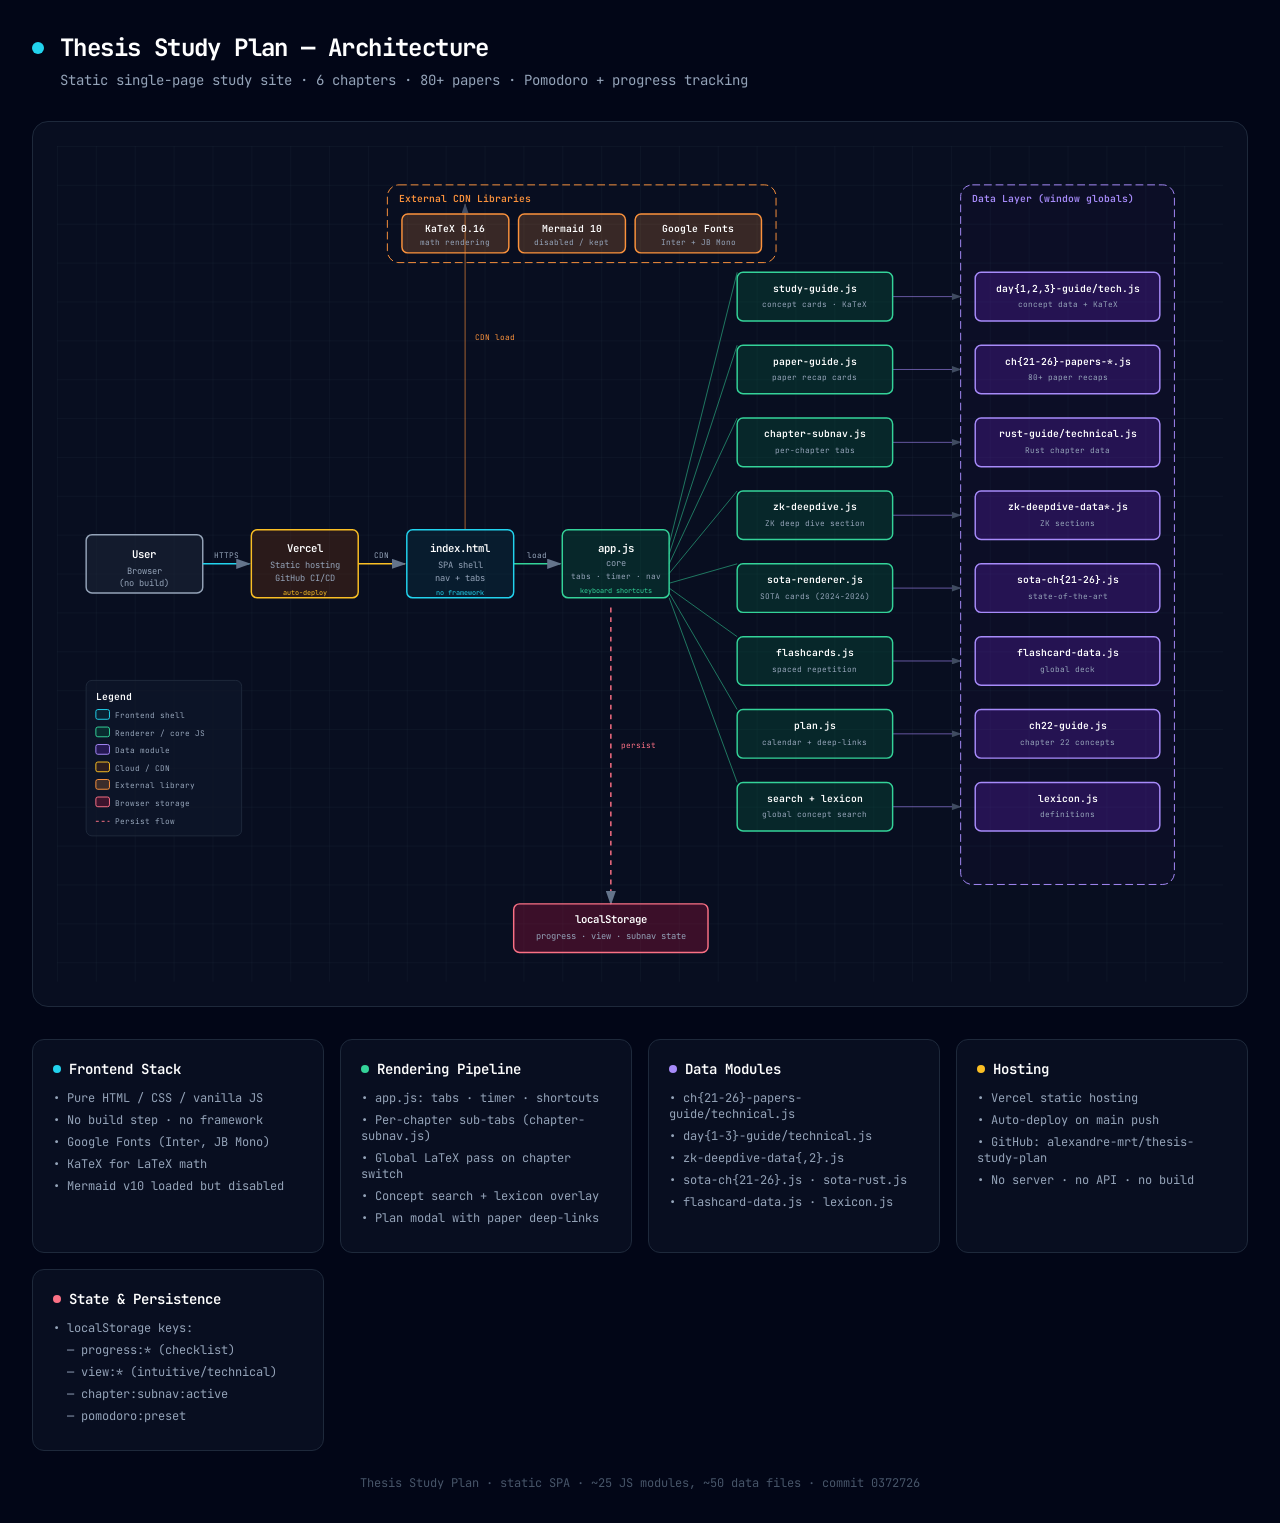
<file: ARCHITECTURE.html>
<!DOCTYPE html>
<html lang="en">
<head>
  <meta charset="UTF-8">
  <meta name="viewport" content="width=device-width, initial-scale=1.0">
  <title>Thesis Study Plan — Architecture</title>
  <link href="https://fonts.googleapis.com/css2?family=JetBrains+Mono:wght@400;500;600;700&display=swap" rel="stylesheet">
  <style>
    * { margin: 0; padding: 0; box-sizing: border-box; }
    body {
      font-family: 'JetBrains Mono', monospace;
      background: #020617;
      min-height: 100vh;
      padding: 2rem;
      color: white;
    }
    .container { max-width: 1400px; margin: 0 auto; }
    .header { margin-bottom: 2rem; }
    .header-row { display: flex; align-items: center; gap: 1rem; margin-bottom: 0.5rem; }
    .pulse-dot {
      width: 12px; height: 12px;
      background: #22d3ee;
      border-radius: 50%;
      animation: pulse 2s infinite;
    }
    @keyframes pulse { 0%,100% { opacity:1; } 50% { opacity:0.5; } }
    h1 { font-size: 1.5rem; font-weight: 700; letter-spacing: -0.025em; }
    .subtitle { color: #94a3b8; font-size: 0.875rem; margin-left: 1.75rem; }
    .diagram-container {
      background: rgba(15, 23, 42, 0.5);
      border-radius: 1rem;
      border: 1px solid #1e293b;
      padding: 1.5rem;
      overflow-x: auto;
    }
    svg { width: 100%; min-width: 1100px; display: block; }
    .cards {
      display: grid;
      grid-template-columns: repeat(auto-fit, minmax(280px, 1fr));
      gap: 1rem;
      margin-top: 2rem;
    }
    .card {
      background: rgba(15, 23, 42, 0.5);
      border-radius: 0.75rem;
      border: 1px solid #1e293b;
      padding: 1.25rem;
    }
    .card-header { display: flex; align-items: center; gap: 0.5rem; margin-bottom: 0.75rem; }
    .card-dot { width: 8px; height: 8px; border-radius: 50%; }
    .card-dot.cyan { background: #22d3ee; }
    .card-dot.emerald { background: #34d399; }
    .card-dot.violet { background: #a78bfa; }
    .card-dot.amber { background: #fbbf24; }
    .card-dot.rose { background: #fb7185; }
    .card h3 { font-size: 0.875rem; font-weight: 600; }
    .card ul { list-style: none; color: #94a3b8; font-size: 0.75rem; }
    .card li { margin-bottom: 0.375rem; }
    .footer { text-align: center; margin-top: 1.5rem; color: #475569; font-size: 0.75rem; }
  </style>
</head>
<body>
  <div class="container">
    <div class="header">
      <div class="header-row">
        <div class="pulse-dot"></div>
        <h1>Thesis Study Plan — Architecture</h1>
      </div>
      <p class="subtitle">Static single-page study site · 6 chapters · 80+ papers · Pomodoro + progress tracking</p>
    </div>

    <div class="diagram-container">
      <svg viewBox="0 0 1200 860">
        <defs>
          <marker id="arrowhead" markerWidth="10" markerHeight="7" refX="9" refY="3.5" orient="auto">
            <polygon points="0 0, 10 3.5, 0 7" fill="#64748b" />
          </marker>
          <pattern id="grid" width="40" height="40" patternUnits="userSpaceOnUse">
            <path d="M 40 0 L 0 0 0 40" fill="none" stroke="#1e293b" stroke-width="0.5"/>
          </pattern>
        </defs>
        <rect width="100%" height="100%" fill="url(#grid)" />

        <!-- ======================= USER ======================= -->
        <rect x="30" y="400" width="120" height="60" rx="6" fill="rgba(30, 41, 59, 0.5)" stroke="#94a3b8" stroke-width="1.5"/>
        <text x="90" y="424" fill="white" font-size="11" font-weight="600" text-anchor="middle">User</text>
        <text x="90" y="440" fill="#94a3b8" font-size="9" text-anchor="middle">Browser</text>
        <text x="90" y="453" fill="#94a3b8" font-size="9" text-anchor="middle">(no build)</text>

        <!-- ======================= ARROWS (drawn first, behind components) ======================= -->
        <!-- User → Vercel → index.html -->
        <line x1="150" y1="430" x2="198" y2="430" stroke="#22d3ee" stroke-width="1.5" marker-end="url(#arrowhead)"/>
        <text x="174" y="424" fill="#94a3b8" font-size="8" text-anchor="middle">HTTPS</text>

        <line x1="310" y1="430" x2="358" y2="430" stroke="#fbbf24" stroke-width="1.5" marker-end="url(#arrowhead)"/>
        <text x="334" y="424" fill="#94a3b8" font-size="8" text-anchor="middle">CDN</text>

        <!-- index.html → app.js (core) -->
        <line x1="470" y1="430" x2="518" y2="430" stroke="#34d399" stroke-width="1.5" marker-end="url(#arrowhead)"/>
        <text x="494" y="424" fill="#94a3b8" font-size="8" text-anchor="middle">load</text>

        <!-- app.js fans out to renderers (vertical stack on right) -->
        <line x1="630" y1="410" x2="700" y2="130" stroke="#34d399" stroke-width="1" opacity="0.55"/>
        <line x1="630" y1="420" x2="700" y2="205" stroke="#34d399" stroke-width="1" opacity="0.55"/>
        <line x1="630" y1="430" x2="700" y2="280" stroke="#34d399" stroke-width="1" opacity="0.55"/>
        <line x1="630" y1="440" x2="700" y2="355" stroke="#34d399" stroke-width="1" opacity="0.55"/>
        <line x1="630" y1="450" x2="700" y2="430" stroke="#34d399" stroke-width="1" opacity="0.55"/>
        <line x1="630" y1="455" x2="700" y2="505" stroke="#34d399" stroke-width="1" opacity="0.55"/>
        <line x1="630" y1="460" x2="700" y2="580" stroke="#34d399" stroke-width="1" opacity="0.55"/>
        <line x1="630" y1="465" x2="700" y2="655" stroke="#34d399" stroke-width="1" opacity="0.55"/>

        <!-- renderers → data layer (horizontal to the far right) -->
        <line x1="860" y1="155" x2="930" y2="155" stroke="#a78bfa" stroke-width="1" opacity="0.6" marker-end="url(#arrowhead)"/>
        <line x1="860" y1="230" x2="930" y2="230" stroke="#a78bfa" stroke-width="1" opacity="0.6" marker-end="url(#arrowhead)"/>
        <line x1="860" y1="305" x2="930" y2="305" stroke="#a78bfa" stroke-width="1" opacity="0.6" marker-end="url(#arrowhead)"/>
        <line x1="860" y1="380" x2="930" y2="380" stroke="#a78bfa" stroke-width="1" opacity="0.6" marker-end="url(#arrowhead)"/>
        <line x1="860" y1="455" x2="930" y2="455" stroke="#a78bfa" stroke-width="1" opacity="0.6" marker-end="url(#arrowhead)"/>
        <line x1="860" y1="530" x2="930" y2="530" stroke="#a78bfa" stroke-width="1" opacity="0.6" marker-end="url(#arrowhead)"/>
        <line x1="860" y1="605" x2="930" y2="605" stroke="#a78bfa" stroke-width="1" opacity="0.6" marker-end="url(#arrowhead)"/>
        <line x1="860" y1="680" x2="930" y2="680" stroke="#a78bfa" stroke-width="1" opacity="0.6" marker-end="url(#arrowhead)"/>

        <!-- External libs (top) -->
        <line x1="420" y1="395" x2="420" y2="60" stroke="#fb923c" stroke-width="1" opacity="0.65" marker-end="url(#arrowhead)"/>
        <text x="430" y="200" fill="#fb923c" font-size="8">CDN load</text>

        <!-- localStorage (bottom) -->
        <line x1="570" y1="475" x2="570" y2="780" stroke="#fb7185" stroke-width="1.5" stroke-dasharray="5,5" marker-end="url(#arrowhead)"/>
        <text x="580" y="620" fill="#fb7185" font-size="8">persist</text>

        <!-- ======================= EXTERNAL SERVICES ======================= -->
        <!-- Vercel -->
        <rect x="200" y="395" width="110" height="70" rx="6" fill="rgba(120, 53, 15, 0.3)" stroke="#fbbf24" stroke-width="1.5"/>
        <text x="255" y="418" fill="white" font-size="11" font-weight="600" text-anchor="middle">Vercel</text>
        <text x="255" y="434" fill="#94a3b8" font-size="9" text-anchor="middle">Static hosting</text>
        <text x="255" y="448" fill="#94a3b8" font-size="9" text-anchor="middle">GitHub CI/CD</text>
        <text x="255" y="462" fill="#fbbf24" font-size="7" text-anchor="middle">auto-deploy</text>

        <!-- External libs cluster (top center) -->
        <rect x="340" y="40" width="400" height="80" rx="12" fill="transparent" stroke="#fb923c" stroke-width="1" stroke-dasharray="8,4"/>
        <text x="352" y="58" fill="#fb923c" font-size="10" font-weight="600">External CDN Libraries</text>

        <rect x="355" y="70" width="110" height="40" rx="6" fill="rgba(251, 146, 60, 0.2)" stroke="#fb923c" stroke-width="1.5"/>
        <text x="410" y="88" fill="white" font-size="10" font-weight="600" text-anchor="middle">KaTeX 0.16</text>
        <text x="410" y="102" fill="#94a3b8" font-size="8" text-anchor="middle">math rendering</text>

        <rect x="475" y="70" width="110" height="40" rx="6" fill="rgba(251, 146, 60, 0.2)" stroke="#fb923c" stroke-width="1.5"/>
        <text x="530" y="88" fill="white" font-size="10" font-weight="600" text-anchor="middle">Mermaid 10</text>
        <text x="530" y="102" fill="#94a3b8" font-size="8" text-anchor="middle">disabled / kept</text>

        <rect x="595" y="70" width="130" height="40" rx="6" fill="rgba(251, 146, 60, 0.2)" stroke="#fb923c" stroke-width="1.5"/>
        <text x="660" y="88" fill="white" font-size="10" font-weight="600" text-anchor="middle">Google Fonts</text>
        <text x="660" y="102" fill="#94a3b8" font-size="8" text-anchor="middle">Inter + JB Mono</text>

        <!-- ======================= ENTRY POINT ======================= -->
        <rect x="360" y="395" width="110" height="70" rx="6" fill="rgba(8, 51, 68, 0.4)" stroke="#22d3ee" stroke-width="1.5"/>
        <text x="415" y="418" fill="white" font-size="11" font-weight="600" text-anchor="middle">index.html</text>
        <text x="415" y="434" fill="#94a3b8" font-size="9" text-anchor="middle">SPA shell</text>
        <text x="415" y="448" fill="#94a3b8" font-size="9" text-anchor="middle">nav + tabs</text>
        <text x="415" y="462" fill="#22d3ee" font-size="7" text-anchor="middle">no framework</text>

        <!-- ======================= CORE APP ======================= -->
        <rect x="520" y="395" width="110" height="70" rx="6" fill="rgba(6, 78, 59, 0.4)" stroke="#34d399" stroke-width="1.5"/>
        <text x="575" y="418" fill="white" font-size="11" font-weight="600" text-anchor="middle">app.js</text>
        <text x="575" y="432" fill="#94a3b8" font-size="9" text-anchor="middle">core</text>
        <text x="575" y="446" fill="#94a3b8" font-size="8" text-anchor="middle">tabs · timer · nav</text>
        <text x="575" y="460" fill="#34d399" font-size="7" text-anchor="middle">keyboard shortcuts</text>

        <!-- ======================= RENDERERS (green column) ======================= -->
        <rect x="700" y="130" width="160" height="50" rx="6" fill="rgba(6, 78, 59, 0.4)" stroke="#34d399" stroke-width="1.5"/>
        <text x="780" y="150" fill="white" font-size="10" font-weight="600" text-anchor="middle">study-guide.js</text>
        <text x="780" y="166" fill="#94a3b8" font-size="8" text-anchor="middle">concept cards · KaTeX</text>

        <rect x="700" y="205" width="160" height="50" rx="6" fill="rgba(6, 78, 59, 0.4)" stroke="#34d399" stroke-width="1.5"/>
        <text x="780" y="225" fill="white" font-size="10" font-weight="600" text-anchor="middle">paper-guide.js</text>
        <text x="780" y="241" fill="#94a3b8" font-size="8" text-anchor="middle">paper recap cards</text>

        <rect x="700" y="280" width="160" height="50" rx="6" fill="rgba(6, 78, 59, 0.4)" stroke="#34d399" stroke-width="1.5"/>
        <text x="780" y="300" fill="white" font-size="10" font-weight="600" text-anchor="middle">chapter-subnav.js</text>
        <text x="780" y="316" fill="#94a3b8" font-size="8" text-anchor="middle">per-chapter tabs</text>

        <rect x="700" y="355" width="160" height="50" rx="6" fill="rgba(6, 78, 59, 0.4)" stroke="#34d399" stroke-width="1.5"/>
        <text x="780" y="375" fill="white" font-size="10" font-weight="600" text-anchor="middle">zk-deepdive.js</text>
        <text x="780" y="391" fill="#94a3b8" font-size="8" text-anchor="middle">ZK deep dive section</text>

        <rect x="700" y="430" width="160" height="50" rx="6" fill="rgba(6, 78, 59, 0.4)" stroke="#34d399" stroke-width="1.5"/>
        <text x="780" y="450" fill="white" font-size="10" font-weight="600" text-anchor="middle">sota-renderer.js</text>
        <text x="780" y="466" fill="#94a3b8" font-size="8" text-anchor="middle">SOTA cards (2024-2026)</text>

        <rect x="700" y="505" width="160" height="50" rx="6" fill="rgba(6, 78, 59, 0.4)" stroke="#34d399" stroke-width="1.5"/>
        <text x="780" y="525" fill="white" font-size="10" font-weight="600" text-anchor="middle">flashcards.js</text>
        <text x="780" y="541" fill="#94a3b8" font-size="8" text-anchor="middle">spaced repetition</text>

        <rect x="700" y="580" width="160" height="50" rx="6" fill="rgba(6, 78, 59, 0.4)" stroke="#34d399" stroke-width="1.5"/>
        <text x="780" y="600" fill="white" font-size="10" font-weight="600" text-anchor="middle">plan.js</text>
        <text x="780" y="616" fill="#94a3b8" font-size="8" text-anchor="middle">calendar + deep-links</text>

        <rect x="700" y="655" width="160" height="50" rx="6" fill="rgba(6, 78, 59, 0.4)" stroke="#34d399" stroke-width="1.5"/>
        <text x="780" y="675" fill="white" font-size="10" font-weight="600" text-anchor="middle">search + lexicon</text>
        <text x="780" y="691" fill="#94a3b8" font-size="8" text-anchor="middle">global concept search</text>

        <!-- ======================= DATA LAYER (violet column, far right) ======================= -->
        <rect x="930" y="40" width="220" height="720" rx="12" fill="rgba(76, 29, 149, 0.05)" stroke="#a78bfa" stroke-width="1" stroke-dasharray="8,4"/>
        <text x="942" y="58" fill="#a78bfa" font-size="10" font-weight="600">Data Layer (window globals)</text>

        <rect x="945" y="130" width="190" height="50" rx="6" fill="rgba(76, 29, 149, 0.4)" stroke="#a78bfa" stroke-width="1.5"/>
        <text x="1040" y="150" fill="white" font-size="10" font-weight="600" text-anchor="middle">day{1,2,3}-guide/tech.js</text>
        <text x="1040" y="166" fill="#94a3b8" font-size="8" text-anchor="middle">concept data + KaTeX</text>

        <rect x="945" y="205" width="190" height="50" rx="6" fill="rgba(76, 29, 149, 0.4)" stroke="#a78bfa" stroke-width="1.5"/>
        <text x="1040" y="225" fill="white" font-size="10" font-weight="600" text-anchor="middle">ch{21-26}-papers-*.js</text>
        <text x="1040" y="241" fill="#94a3b8" font-size="8" text-anchor="middle">80+ paper recaps</text>

        <rect x="945" y="280" width="190" height="50" rx="6" fill="rgba(76, 29, 149, 0.4)" stroke="#a78bfa" stroke-width="1.5"/>
        <text x="1040" y="300" fill="white" font-size="10" font-weight="600" text-anchor="middle">rust-guide/technical.js</text>
        <text x="1040" y="316" fill="#94a3b8" font-size="8" text-anchor="middle">Rust chapter data</text>

        <rect x="945" y="355" width="190" height="50" rx="6" fill="rgba(76, 29, 149, 0.4)" stroke="#a78bfa" stroke-width="1.5"/>
        <text x="1040" y="375" fill="white" font-size="10" font-weight="600" text-anchor="middle">zk-deepdive-data*.js</text>
        <text x="1040" y="391" fill="#94a3b8" font-size="8" text-anchor="middle">ZK sections</text>

        <rect x="945" y="430" width="190" height="50" rx="6" fill="rgba(76, 29, 149, 0.4)" stroke="#a78bfa" stroke-width="1.5"/>
        <text x="1040" y="450" fill="white" font-size="10" font-weight="600" text-anchor="middle">sota-ch{21-26}.js</text>
        <text x="1040" y="466" fill="#94a3b8" font-size="8" text-anchor="middle">state-of-the-art</text>

        <rect x="945" y="505" width="190" height="50" rx="6" fill="rgba(76, 29, 149, 0.4)" stroke="#a78bfa" stroke-width="1.5"/>
        <text x="1040" y="525" fill="white" font-size="10" font-weight="600" text-anchor="middle">flashcard-data.js</text>
        <text x="1040" y="541" fill="#94a3b8" font-size="8" text-anchor="middle">global deck</text>

        <rect x="945" y="580" width="190" height="50" rx="6" fill="rgba(76, 29, 149, 0.4)" stroke="#a78bfa" stroke-width="1.5"/>
        <text x="1040" y="600" fill="white" font-size="10" font-weight="600" text-anchor="middle">ch22-guide.js</text>
        <text x="1040" y="616" fill="#94a3b8" font-size="8" text-anchor="middle">chapter 22 concepts</text>

        <rect x="945" y="655" width="190" height="50" rx="6" fill="rgba(76, 29, 149, 0.4)" stroke="#a78bfa" stroke-width="1.5"/>
        <text x="1040" y="675" fill="white" font-size="10" font-weight="600" text-anchor="middle">lexicon.js</text>
        <text x="1040" y="691" fill="#94a3b8" font-size="8" text-anchor="middle">definitions</text>

        <!-- ======================= STORAGE ======================= -->
        <rect x="470" y="780" width="200" height="50" rx="6" fill="rgba(136, 19, 55, 0.4)" stroke="#fb7185" stroke-width="1.5"/>
        <text x="570" y="800" fill="white" font-size="11" font-weight="600" text-anchor="middle">localStorage</text>
        <text x="570" y="816" fill="#94a3b8" font-size="9" text-anchor="middle">progress · view · subnav state</text>

        <!-- ======================= LEGEND ======================= -->
        <rect x="30" y="550" width="160" height="160" rx="6" fill="rgba(15,23,42,0.7)" stroke="#1e293b" stroke-width="1"/>
        <text x="40" y="570" fill="white" font-size="10" font-weight="600">Legend</text>

        <rect x="40" y="580" width="14" height="10" rx="2" fill="rgba(8, 51, 68, 0.4)" stroke="#22d3ee" stroke-width="1"/>
        <text x="60" y="589" fill="#94a3b8" font-size="8">Frontend shell</text>

        <rect x="40" y="598" width="14" height="10" rx="2" fill="rgba(6, 78, 59, 0.4)" stroke="#34d399" stroke-width="1"/>
        <text x="60" y="607" fill="#94a3b8" font-size="8">Renderer / core JS</text>

        <rect x="40" y="616" width="14" height="10" rx="2" fill="rgba(76, 29, 149, 0.4)" stroke="#a78bfa" stroke-width="1"/>
        <text x="60" y="625" fill="#94a3b8" font-size="8">Data module</text>

        <rect x="40" y="634" width="14" height="10" rx="2" fill="rgba(120, 53, 15, 0.3)" stroke="#fbbf24" stroke-width="1"/>
        <text x="60" y="643" fill="#94a3b8" font-size="8">Cloud / CDN</text>

        <rect x="40" y="652" width="14" height="10" rx="2" fill="rgba(251, 146, 60, 0.2)" stroke="#fb923c" stroke-width="1"/>
        <text x="60" y="661" fill="#94a3b8" font-size="8">External library</text>

        <rect x="40" y="670" width="14" height="10" rx="2" fill="rgba(136, 19, 55, 0.4)" stroke="#fb7185" stroke-width="1"/>
        <text x="60" y="679" fill="#94a3b8" font-size="8">Browser storage</text>

        <line x1="40" y1="695" x2="54" y2="695" stroke="#fb7185" stroke-width="1" stroke-dasharray="3,3"/>
        <text x="60" y="698" fill="#94a3b8" font-size="8">Persist flow</text>
      </svg>
    </div>

    <div class="cards">
      <div class="card">
        <div class="card-header">
          <div class="card-dot cyan"></div>
          <h3>Frontend Stack</h3>
        </div>
        <ul>
          <li>• Pure HTML / CSS / vanilla JS</li>
          <li>• No build step · no framework</li>
          <li>• Google Fonts (Inter, JB Mono)</li>
          <li>• KaTeX for LaTeX math</li>
          <li>• Mermaid v10 loaded but disabled</li>
        </ul>
      </div>

      <div class="card">
        <div class="card-header">
          <div class="card-dot emerald"></div>
          <h3>Rendering Pipeline</h3>
        </div>
        <ul>
          <li>• app.js: tabs · timer · shortcuts</li>
          <li>• Per-chapter sub-tabs (chapter-subnav.js)</li>
          <li>• Global LaTeX pass on chapter switch</li>
          <li>• Concept search + lexicon overlay</li>
          <li>• Plan modal with paper deep-links</li>
        </ul>
      </div>

      <div class="card">
        <div class="card-header">
          <div class="card-dot violet"></div>
          <h3>Data Modules</h3>
        </div>
        <ul>
          <li>• ch{21-26}-papers-guide/technical.js</li>
          <li>• day{1-3}-guide/technical.js</li>
          <li>• zk-deepdive-data{,2}.js</li>
          <li>• sota-ch{21-26}.js · sota-rust.js</li>
          <li>• flashcard-data.js · lexicon.js</li>
        </ul>
      </div>

      <div class="card">
        <div class="card-header">
          <div class="card-dot amber"></div>
          <h3>Hosting</h3>
        </div>
        <ul>
          <li>• Vercel static hosting</li>
          <li>• Auto-deploy on main push</li>
          <li>• GitHub: alexandre-mrt/thesis-study-plan</li>
          <li>• No server · no API · no build</li>
        </ul>
      </div>

      <div class="card">
        <div class="card-header">
          <div class="card-dot rose"></div>
          <h3>State &amp; Persistence</h3>
        </div>
        <ul>
          <li>• localStorage keys:</li>
          <li>&nbsp;&nbsp;— progress:* (checklist)</li>
          <li>&nbsp;&nbsp;— view:* (intuitive/technical)</li>
          <li>&nbsp;&nbsp;— chapter:subnav:active</li>
          <li>&nbsp;&nbsp;— pomodoro:preset</li>
        </ul>
      </div>
    </div>

    <p class="footer">
      Thesis Study Plan · static SPA · ~25 JS modules, ~50 data files · commit 0372726
    </p>
  </div>
</body>
</html>
</file>
